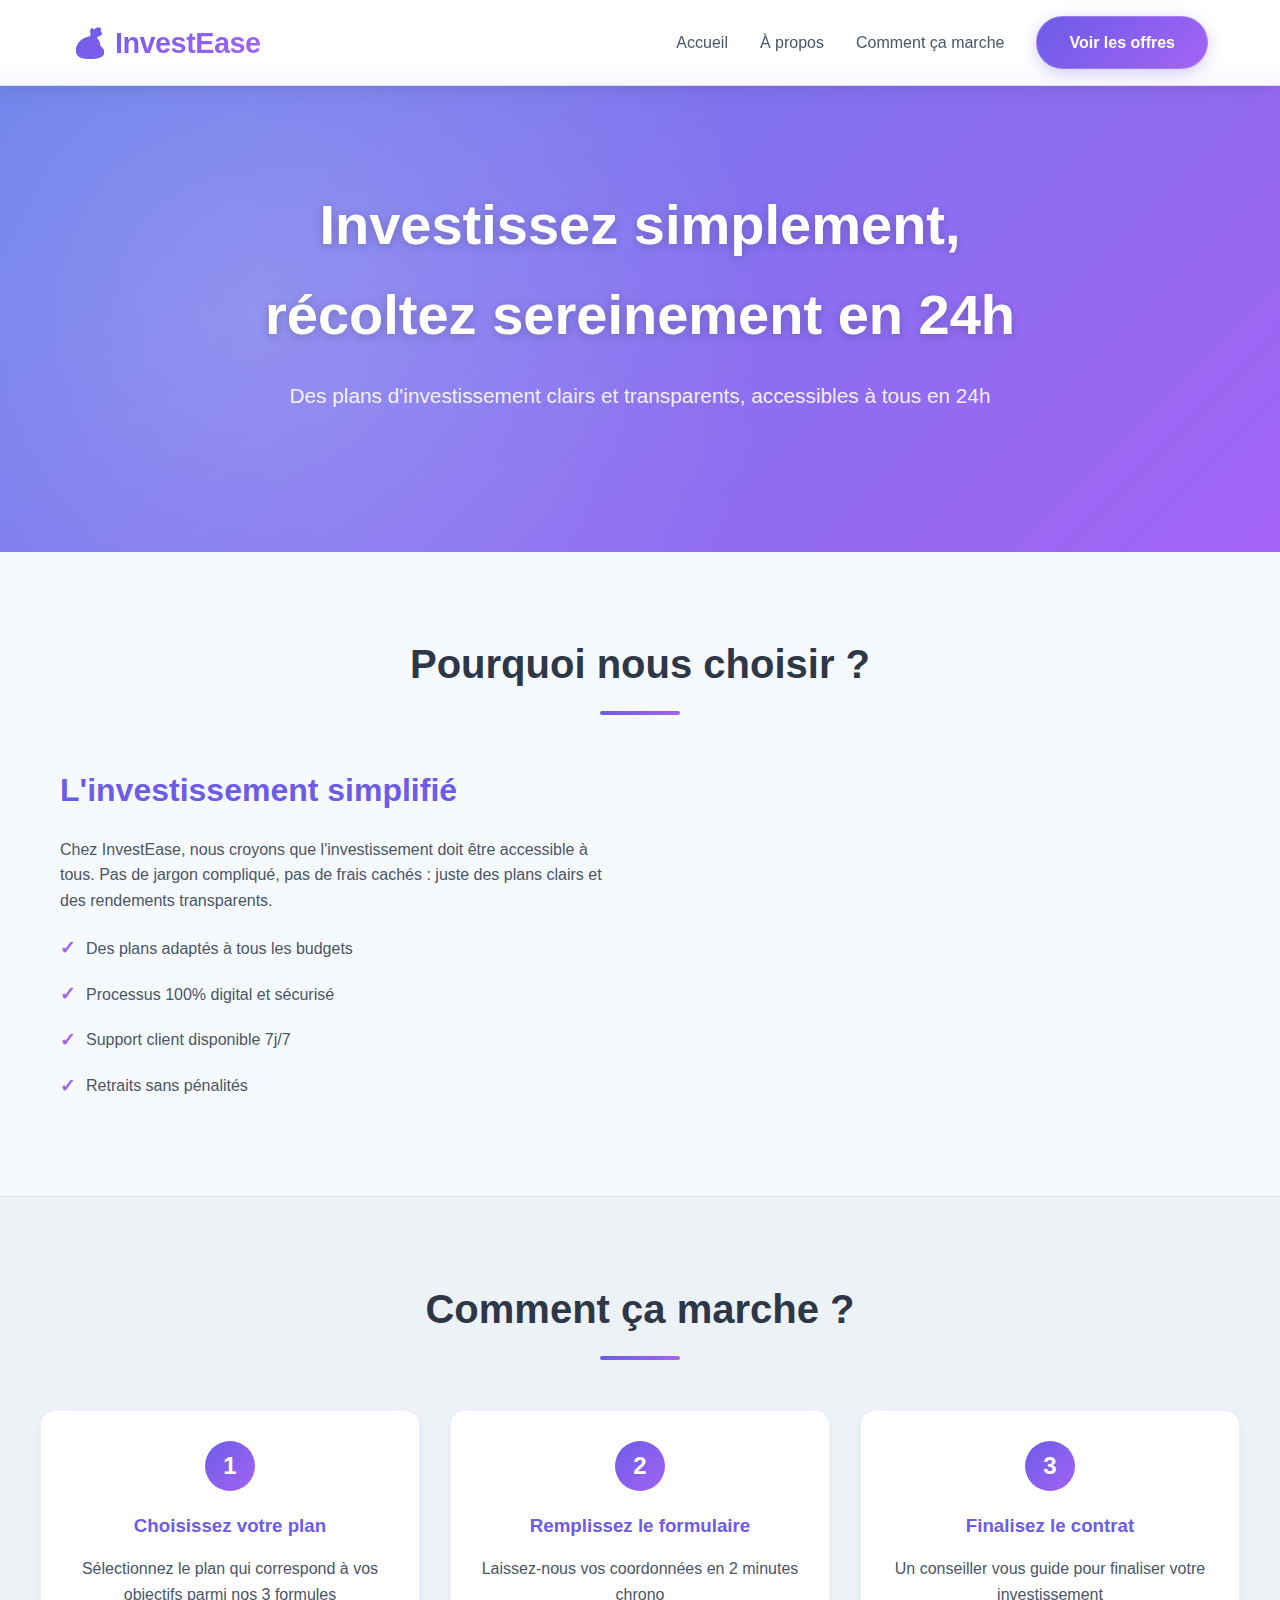
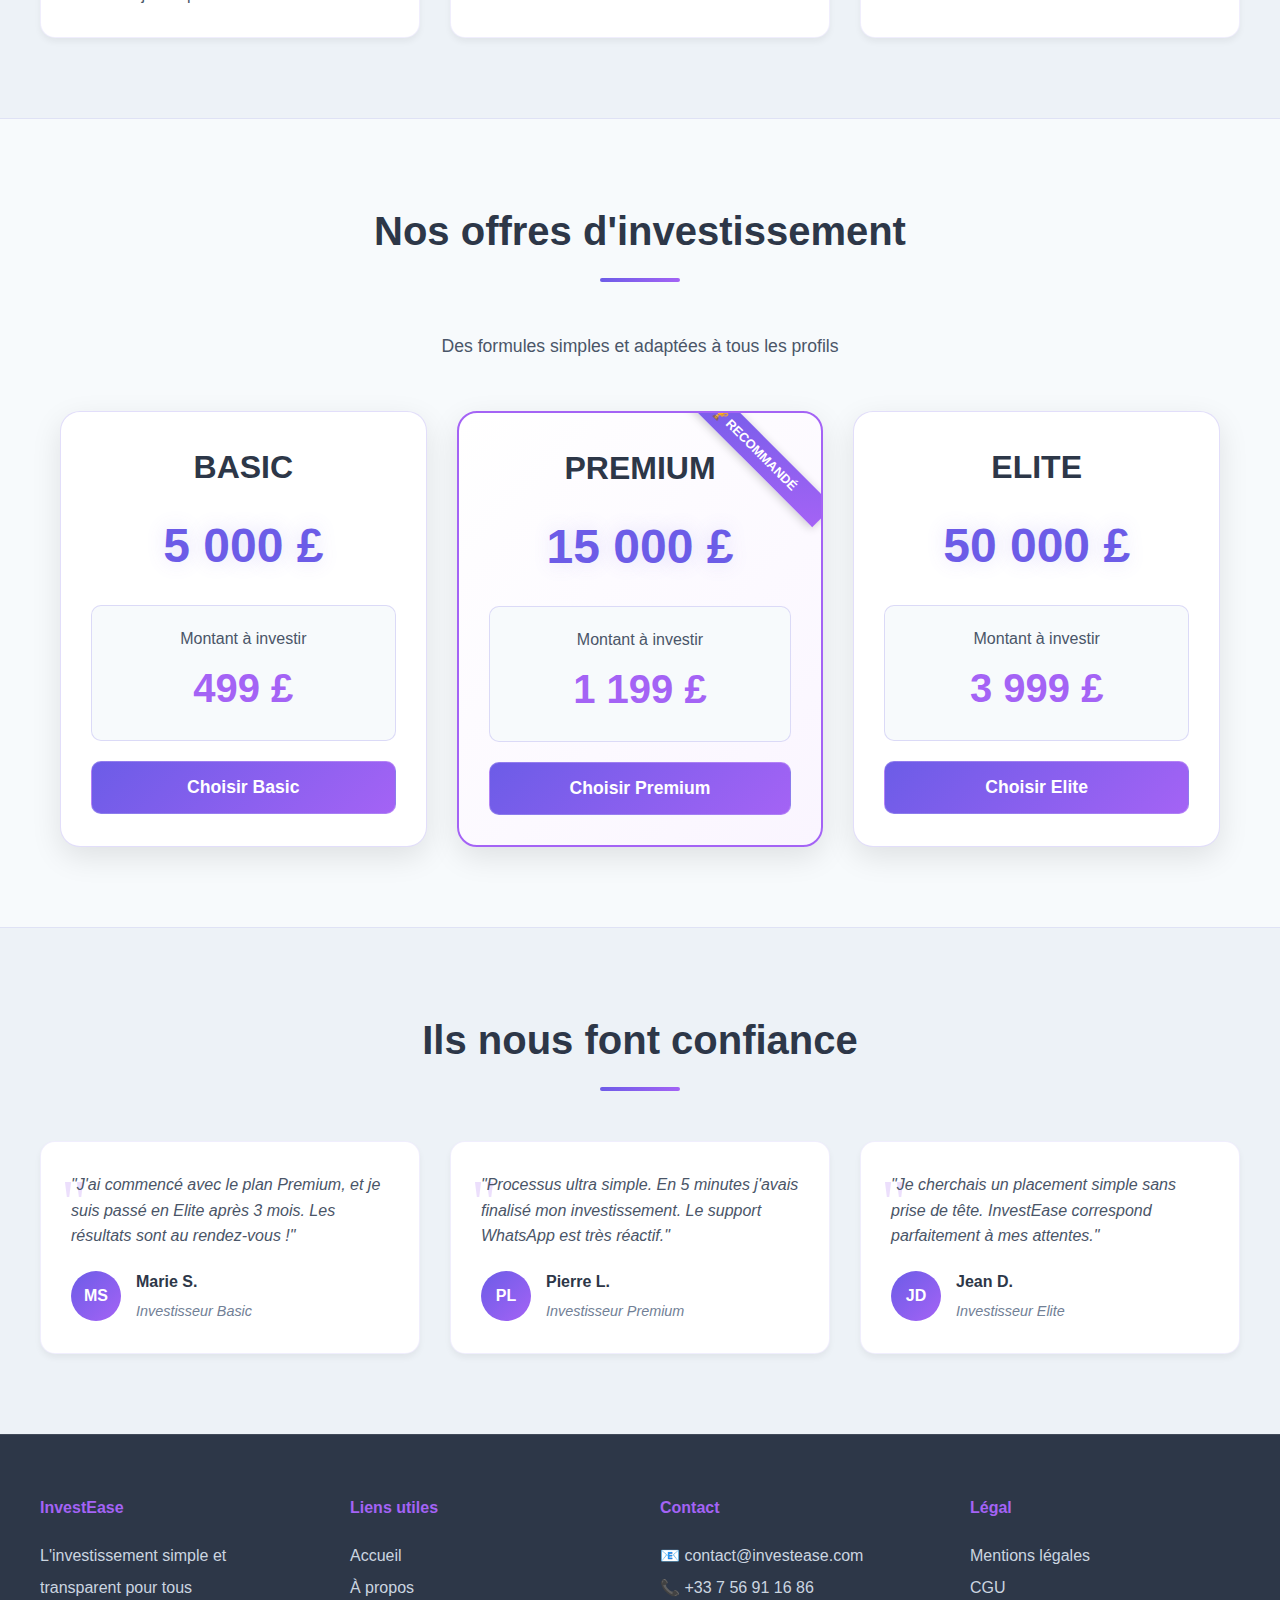
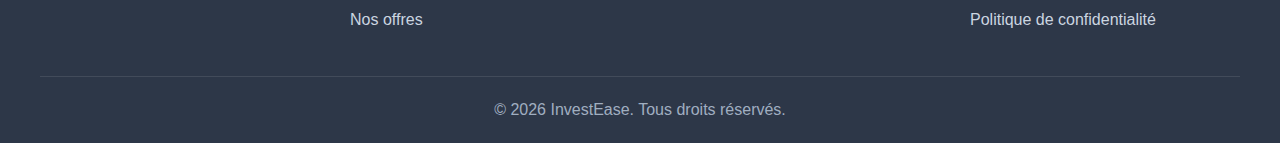
<file: indexx.html>
<!DOCTYPE html>
<html lang="fr">
<head>
    <meta charset="UTF-8">
    <meta name="viewport" content="width=device-width, initial-scale=1.0, maximum-scale=1.0, user-scalable=yes">
    <title>VantexBanque - Placements Simples et Sûrs</title>
    <style>
        * {
            margin: 0;
            padding: 0;
            box-sizing: border-box;
        }

        body {
            font-family: 'Poppins', 'Segoe UI', sans-serif;
            line-height: 1.6;
            color: #2d3748;
            background: #f7fafc;
        }

        /* Header avec navigation - version semi-transparente */
        header {
            background: rgba(255, 255, 255, 0.9);
            backdrop-filter: blur(10px);
            box-shadow: 0 2px 20px rgba(0, 0, 0, 0.1);
            position: fixed;
            width: 100%;
            top: 0;
            z-index: 1000;
            border-bottom: 1px solid rgba(108, 92, 231, 0.2);
        }

        nav {
            max-width: 1200px;
            margin: 0 auto;
            padding: 1rem 2rem;
            display: flex;
            justify-content: space-between;
            align-items: center;
            position: relative;
        }

        .logo {
            font-size: 1.8rem;
            font-weight: 700;
            background: linear-gradient(135deg, #6c5ce7, #a463f5);
            -webkit-background-clip: text;
            -webkit-text-fill-color: transparent;
            letter-spacing: -0.5px;
            z-index: 1001;
        }

        /* Menu burger pour mobile */
        .burger-menu {
            display: none;
            flex-direction: column;
            cursor: pointer;
            z-index: 1001;
            padding: 10px;
        }

        .burger-menu span {
            width: 25px;
            height: 3px;
            background: linear-gradient(135deg, #6c5ce7, #a463f5);
            margin: 3px 0;
            transition: 0.4s;
            border-radius: 3px;
        }

        /* Animation du burger */
        .burger-menu.active span:nth-child(1) {
            transform: rotate(-45deg) translate(-5px, 6px);
        }

        .burger-menu.active span:nth-child(2) {
            opacity: 0;
        }

        .burger-menu.active span:nth-child(3) {
            transform: rotate(45deg) translate(-5px, -6px);
        }

        .nav-links {
            display: flex;
            gap: 2rem;
            align-items: center;
            transition: 0.3s;
        }

        .nav-links a {
            text-decoration: none;
            color: #4a5568;
            font-weight: 500;
            transition: color 0.3s;
            font-size: 1rem;
        }

        .nav-links a:hover {
            color: #a463f5;
        }

        /* Bouton dans le header vers les offres - STYLISÉ */
        .nav-btn {
            background: linear-gradient(135deg, #6c5ce7, #a463f5);
            color: white !important;
            padding: 0.8rem 2rem;
            border-radius: 50px;
            font-weight: 600 !important;
            box-shadow: 0 4px 15px rgba(108, 92, 231, 0.3);
            transition: all 0.3s !important;
            border: 1px solid rgba(255, 255, 255, 0.2);
            white-space: nowrap; 
            text-decoration: none;
        }

        .nav-btn:hover {
            transform: translateY(-2px);
            box-shadow: 0 8px 25px rgba(108, 92, 231, 0.4);
            background: linear-gradient(135deg, #7c6cf7, #b574ff);
            color: white !important;
        }

        /* Main Content */
        main {
            margin-top: 80px;
        }

        /* Section Accueil / Hero */
        .hero {
            background: linear-gradient(135deg, #667eea 0%, #a463f5 100%);
            padding: 100px 20px;
            color: white;
            text-align: center;
            position: relative;
            overflow: hidden;
        }

        .hero::before {
            content: '';
            position: absolute;
            top: 0;
            left: 0;
            right: 0;
            bottom: 0;
            background: radial-gradient(circle at 20% 50%, rgba(255, 255, 255, 0.2) 0%, transparent 50%);
            pointer-events: none;
        }

        .hero-content {
            max-width: 1200px;
            margin: 0 auto;
            position: relative;
            z-index: 1;
        }

        .hero h1 {
            font-size: 3.5rem;
            margin-bottom: 20px;
            font-weight: 700;
            text-shadow: 0 2px 10px rgba(0, 0, 0, 0.2);
            color: white;
            -webkit-text-fill-color: white;
            background: none;
        }

        .hero p {
            font-size: 1.3rem;
            margin-bottom: 40px;
            color: rgba(255, 255, 255, 0.9);
        }

        .hero-stats {
            display: flex;
            justify-content: center;
            gap: 60px;
            margin-top: 50px;
        }

        .stat-item {
            text-align: center;
        }

        .stat-number {
            font-size: 2.5rem;
            font-weight: 700;
            display: block;
            color: white;
        }

        .stat-label {
            font-size: 1rem;
            color: rgba(255, 255, 255, 0.8);
        }

        /* Section À propos */
        .about {
            max-width: 1200px;
            margin: 80px auto;
            padding: 0 20px;
        }

        .section-title {
            text-align: center;
            font-size: 2.5rem;
            margin-bottom: 50px;
            color: #2d3748;
            position: relative;
        }

        .section-title::after {
            content: '';
            display: block;
            width: 80px;
            height: 4px;
            background: linear-gradient(135deg, #6c5ce7, #a463f5);
            margin: 15px auto 0;
            border-radius: 2px;
        }

        .about-content {
            display: grid;
            grid-template-columns: 1fr 1fr;
            gap: 50px;
            align-items: center;
        }

        .about-text h3 {
            font-size: 2rem;
            margin-bottom: 20px;
            color: #6c5ce7;
        }

        .about-text p {
            margin-bottom: 20px;
            color: #4a5568;
        }

        .features-list {
            list-style: none;
        }

        .features-list li {
            margin-bottom: 15px;
            display: flex;
            align-items: center;
            gap: 10px;
            color: #4a5568;
        }

        .features-list li::before {
            content: '✓';
            color: #a463f5;
            font-weight: bold;
            font-size: 1.2rem;
        }

        .about-image {
            background: linear-gradient(135deg, #f0f5fa, #e6edf5);
            padding: 40px;
            border-radius: 20px;
            text-align: center;
            border: 1px solid rgba(108, 92, 231, 0.2);
        }

        .about-image .placeholder-icon {
            font-size: 8rem;
            line-height: 1;
            filter: drop-shadow(0 10px 20px rgba(108, 92, 231, 0.2));
        }

        /* Section Comment ça marche */
        .how-it-works {
            background: #edf2f7;
            padding: 80px 20px;
            border-top: 1px solid rgba(108, 92, 231, 0.1);
            border-bottom: 1px solid rgba(108, 92, 231, 0.1);
        }

        .how-container {
            max-width: 1200px;
            margin: 0 auto;
        }

        .steps {
            display: grid;
            grid-template-columns: repeat(3, 1fr);
            gap: 30px;
            margin-top: 50px;
        }

        .step {
            text-align: center;
            padding: 30px;
            background: white;
            border-radius: 15px;
            transition: transform 0.3s, box-shadow 0.3s;
            border: 1px solid rgba(108, 92, 231, 0.1);
            box-shadow: 0 4px 6px rgba(0, 0, 0, 0.05);
        }

        .step:hover {
            transform: translateY(-10px);
            box-shadow: 0 20px 30px rgba(108, 92, 231, 0.15);
            border-color: #a463f5;
        }

        .step-number {
            width: 50px;
            height: 50px;
            background: linear-gradient(135deg, #6c5ce7, #a463f5);
            color: white;
            border-radius: 50%;
            display: flex;
            align-items: center;
            justify-content: center;
            font-size: 1.5rem;
            font-weight: bold;
            margin: 0 auto 20px;
        }

        .step h3 {
            margin-bottom: 15px;
            color: #6c5ce7;
        }

        .step p {
            color: #4a5568;
        }

        /* Section Plans d'investissement */
        .plans {
            max-width: 1200px;
            margin: 80px auto;
            padding: 0 20px;
            scroll-margin-top: 100px;
        }

        .plans-subtitle {
            text-align: center;
            color: #4a5568;
            margin-bottom: 50px;
            font-size: 1.1rem;
        }

        .cards-container {
            display: grid;
            grid-template-columns: repeat(auto-fit, minmax(300px, 1fr));
            gap: 30px;
            margin-top: 30px;
        }

        .card {
            background: white;
            border-radius: 20px;
            padding: 30px;
            box-shadow: 0 10px 30px rgba(0, 0, 0, 0.1);
            transition: all 0.3s;
            cursor: pointer;
            border: 1px solid rgba(108, 92, 231, 0.2);
            position: relative;
            overflow: hidden;
        }

        .card:hover {
            transform: translateY(-10px);
            box-shadow: 0 20px 40px rgba(108, 92, 231, 0.2);
            border-color: #a463f5;
        }

        .card.popular {
            border: 2px solid #a463f5;
            background: linear-gradient(135deg, #ffffff, #faf5ff);
        }

        .card.popular::before {
            content: '🏆 RECOMMANDÉ';
            position: absolute;
            top: 20px;
            right: -30px;
            background: linear-gradient(135deg, #6c5ce7, #a463f5);
            color: white;
            padding: 5px 40px;
            font-size: 0.8rem;
            font-weight: bold;
            transform: rotate(45deg);
            box-shadow: 0 2px 10px rgba(0, 0, 0, 0.2);
        }

        .card-header {
            text-align: center;
            margin-bottom: 20px;
        }

        .card-header h3 {
            font-size: 2rem;
            color: #2d3748;
            margin-bottom: 15px;
        }

        .plan-price .amount {
            font-size: 3rem;
            font-weight: 700;
            color: #6c5ce7;
            display: block;
            text-shadow: 0 0 20px rgba(108, 92, 231, 0.2);
        }

        .plan-invest {
            background: #f7fafc;
            padding: 20px;
            border-radius: 10px;
            margin: 20px 0;
            text-align: center;
            border: 1px solid rgba(108, 92, 231, 0.2);
        }

        .plan-invest p {
            color: #4a5568;
            margin-bottom: 5px;
        }

        .invest-amount {
            font-size: 2.5rem;
            font-weight: 700;
            color: #a463f5;
        }

        .plan-details {
            margin: 25px 0;
            padding: 0 15px;
        }

        .plan-details p {
            margin-bottom: 8px;
            color: #4a5568;
            display: flex;
            align-items: center;
            gap: 8px;
        }

        .card-btn {
            background: linear-gradient(135deg, #6c5ce7, #a463f5);
            color: white;
            border: none;
            padding: 15px;
            border-radius: 10px;
            font-size: 1.1rem;
            font-weight: 600;
            cursor: pointer;
            width: 100%;
            transition: all 0.3s;
            border: 1px solid rgba(255, 255, 255, 0.2);
        }

        .card-btn:hover {
            transform: translateY(-2px);
            box-shadow: 0 5px 20px rgba(108, 92, 231, 0.4);
        }

        /* Section Témoignages */
        .testimonials {
            background: #edf2f7;
            padding: 80px 20px;
            border-top: 1px solid rgba(108, 92, 231, 0.1);
        }

        .testimonials-container {
            max-width: 1200px;
            margin: 0 auto;
        }

        .testimonials-grid {
            display: grid;
            grid-template-columns: repeat(3, 1fr);
            gap: 30px;
            margin-top: 50px;
        }

        .testimonial {
            background: white;
            padding: 30px;
            border-radius: 15px;
            position: relative;
            border: 1px solid rgba(108, 92, 231, 0.1);
            box-shadow: 0 4px 6px rgba(0, 0, 0, 0.05);
        }

        .testimonial::before {
            content: '"';
            font-size: 4rem;
            color: #a463f5;
            opacity: 0.2;
            position: absolute;
            top: 10px;
            left: 20px;
            font-family: serif;
        }

        .testimonial p {
            margin-bottom: 20px;
            color: #4a5568;
            font-style: italic;
            position: relative;
            z-index: 1;
        }

        .testimonial-author {
            display: flex;
            align-items: center;
            gap: 15px;
        }

        .author-avatar {
            width: 50px;
            height: 50px;
            background: linear-gradient(135deg, #6c5ce7, #a463f5);
            border-radius: 50%;
            display: flex;
            align-items: center;
            justify-content: center;
            color: white;
            font-weight: bold;
        }

        .author-info h4 {
            color: #2d3748;
            margin-bottom: 5px;
        }

        .author-info p {
            margin: 0;
            font-size: 0.9rem;
            color: #718096;
        }

        /* Modal Formulaire */
        .modal {
            display: none;
            position: fixed;
            top: 0;
            left: 0;
            width: 100%;
            height: 100%;
            background: rgba(0, 0, 0, 0.5);
            backdrop-filter: blur(5px);
            z-index: 2000;
        }

        .modal-content {
            background: white;
            max-width: 500px;
            margin: 50px auto;
            padding: 40px;
            border-radius: 20px;
            position: relative;
            animation: slideDown 0.3s ease-out;
            border: 1px solid rgba(108, 92, 231, 0.2);
            box-shadow: 0 20px 40px rgba(0, 0, 0, 0.2);
        }

        @keyframes slideDown {
            from {
                transform: translateY(-100px);
                opacity: 0;
            }
            to {
                transform: translateY(0);
                opacity: 1;
            }
        }

        .close {
            position: absolute;
            top: 20px;
            right: 25px;
            font-size: 2rem;
            cursor: pointer;
            color: #a0aec0;
            transition: color 0.3s;
        }

        .close:hover {
            color: #a463f5;
        }

        .modal h2 {
            text-align: center;
            margin-bottom: 30px;
            color: #2d3748;
        }

        .form-group {
            margin-bottom: 20px;
        }

        label {
            display: block;
            margin-bottom: 8px;
            font-weight: 500;
            color: #4a5568;
        }

        input, select {
            width: 100%;
            padding: 12px 15px;
            border: 2px solid #e2e8f0;
            border-radius: 10px;
            font-size: 1rem;
            transition: all 0.3s;
            background: white;
            color: #2d3748;
        }

        input:focus, select:focus {
            outline: none;
            border-color: #a463f5;
            box-shadow: 0 0 10px rgba(164, 99, 245, 0.2);
        }

        .submit-btn {
            background: linear-gradient(135deg, #6c5ce7, #a463f5);
            color: white;
            border: none;
            padding: 15px;
            border-radius: 10px;
            font-size: 1.1rem;
            font-weight: 600;
            cursor: pointer;
            width: 100%;
            margin-top: 20px;
            transition: all 0.3s;
        }

        .submit-btn:hover {
            transform: translateY(-2px);
            box-shadow: 0 5px 20px rgba(108, 92, 231, 0.4);
        }

        /* Footer */
        footer {
            background: #2d3748;
            color: #cbd5e0;
            padding: 60px 20px 20px;
            border-top: 1px solid rgba(255, 255, 255, 0.1);
        }

        .footer-content {
            max-width: 1200px;
            margin: 0 auto;
            display: grid;
            grid-template-columns: repeat(4, 1fr);
            gap: 40px;
        }

        .footer-col h4 {
            margin-bottom: 20px;
            color: #a463f5;
        }

        .footer-col p, .footer-col a {
            color: #cbd5e0;
            text-decoration: none;
            line-height: 2;
        }

        .footer-col a:hover {
            color: #a463f5;
        }

        .footer-bottom {
            max-width: 1200px;
            margin: 40px auto 0;
            padding-top: 20px;
            border-top: 1px solid rgba(255, 255, 255, 0.1);
            text-align: center;
            color: #a0aec0;
        }

        /* ===== RESPONSIVE DESIGN AMÉLIORÉ ===== */
        @media screen and (max-width: 768px) {
            /* Afficher le burger menu */
            .burger-menu {
                display: flex;
            }

            /* Cacher les liens par défaut sur mobile */
            .nav-links {
                display: none;
                position: fixed;
                top: 0;
                left: 0;
                width: 100%;
                height: 100vh;
                background: rgba(255, 255, 255, 0.98);
                backdrop-filter: blur(10px);
                flex-direction: column;
                justify-content: center;
                align-items: center;
                gap: 2rem;
                z-index: 1000;
                padding: 20px;
            }

            /* Afficher le menu quand actif */
            .nav-links.active {
                display: flex;
            }

            /* Style des liens en version mobile */
            .nav-links a {
                font-size: 1.5rem;
                color: #2d3748;
                padding: 15px;
                width: 100%;
                text-align: center;
                border-radius: 10px;
            }

            .nav-links a:hover {
                background: rgba(108, 92, 231, 0.1);
            }

            /* Bouton dans le menu mobile - BIEN VISIBLE */
            .nav-links .nav-btn {
                font-size: 1.3rem;
                padding: 15px 40px;
                margin-top: 20px;
                width: auto;
                min-width: 250px;
                background: linear-gradient(135deg, #6c5ce7, #a463f5);
                border: 2px solid rgba(255, 255, 255, 0.2);
                color: white !important;
            }

            /* Ajustements hero */
            .hero h1 {
                font-size: 2.2rem;
            }

            .hero p {
                font-size: 1.1rem;
            }

            .hero-stats {
                flex-direction: column;
                gap: 30px;
            }

            .stat-number {
                font-size: 2rem;
            }

            /* Ajustements about */
            .about-content {
                grid-template-columns: 1fr;
                gap: 30px;
            }

            .about-text h3 {
                font-size: 1.8rem;
            }

            /* Ajustements steps */
            .steps {
                grid-template-columns: 1fr;
                gap: 20px;
            }

            .step {
                padding: 25px;
            }

            /* Ajustements cards */
              display: flex;
            justify-content: space-between;
            align-items: center;
            position: relative;
        }

        .logo {
            font-size: 1.8rem;
            font-weight: 700;
            background: linear-gradient(135deg, #6c5ce7, #a463f5);
            -webkit-background-clip: text;
            -webkit-text-fill-color: transparent;
            letter-spacing: -0.5px;
            z-index: 1001;
        }

        /* Menu burger pour mobile */
        .burger-menu {
            display: none;
            flex-direction: column;
            cursor: pointer;
            z-index: 1001;
            padding: 10px;
        }

        .burger-menu span {
            width: 25px;
            height: 3px;
            background: linear-gradient(135deg, #6c5ce7, #a463f5);
            margin: 3px 0;
            transition: 0.4s;
            border-radius: 3px;
        }

        /* Animation du burger */
        .burger-menu.active span:nth-child(1) {
            transform: rotate(-45deg) translate(-5px, 6px);
        }

        .burger-menu.active span:nth-child(2) {
            opacity: 0;
        }

        .burger-menu.active span:nth-child(3) {
            transform: rotate(45deg) translate(-5px, -6px);
        }

        .nav-links {
            display: flex;
            gap: 2rem;
            align-items: center;
            transition: 0.3s;
        }

        .nav-links a {
            text-decoration: none;
            color: #4a5568;
            font-weight: 500;
            transition: color 0.3s;
            font-size: 1rem;
        }

        .nav-links a:hover {
            color: #a463f5;
        }

        /* Bouton dans le header vers les offres - STYLISÉ */
        .nav-btn {
            background: linear-gradient(135deg, #6c5ce7, #a463f5);
            color: white !important;
            padding: 0.8rem 2rem;
            border-radius: 50px;
            font-weight: 600 !important;
            box-shadow: 0 4px 15px rgba(108, 92, 231, 0.3);
            transition: all 0.3s !important;
            border: 1px solid rgba(255, 255, 255, 0.2);
            white-space: nowrap; 
            text-decoration: none;
        }

        .nav-btn:hover {
            transform: translateY(-2px);
            box-shadow: 0 8px 25px rgba(108, 92, 231, 0.4);
            background: linear-gradient(135deg, #7c6cf7, #b574ff);
            color: white !important;
        }

        /* Main Content */
        main {
            margin-top: 80px;
        }

        /* Section Accueil / Hero */
        .hero {
            background: linear-gradient(135deg, #667eea 0%, #a463f5 100%);
            padding: 100px 20px;
            color: white;
            text-align: center;
            position: relative;
            overflow: hidden;
        }

        .hero::before {
            content: '';
            position: absolute;
            top: 0;
            left: 0;
            right: 0;
            bottom: 0;
            background: radial-gradient(circle at 20% 50%, rgba(255, 255, 255, 0.2) 0%, transparent 50%);
            pointer-events: none;
        }

        .hero-content {
            max-width: 1200px;
            margin: 0 auto;
            position: relative;
            z-index: 1;
        }

        .hero h1 {
            font-size: 3.5rem;
            margin-bottom: 20px;
            font-weight: 700;
            text-shadow: 0 2px 10px rgba(0, 0, 0, 0.2);
            color: white;
            -webkit-text-fill-color: white;
            background: none;
        }

        .hero p {
            font-size: 1.3rem;
            margin-bottom: 40px;
            color: rgba(255, 255, 255, 0.9);
        }

        .hero-stats {
            display: flex;
            justify-content: center;
            gap: 60px;
            margin-top: 50px;
        }

        .stat-item {
            text-align: center;
        }

        .stat-number {
            font-size: 2.5rem;
            font-weight: 700;
            display: block;
            color: white;
        }

        .stat-label {
            font-size: 1rem;
            color: rgba(255, 255, 255, 0.8);
        }

        /* Section À propos */
        .about {
            max-width: 1200px;
            margin: 80px auto;
            padding: 0 20px;
        }

        .section-title {
            text-align: center;
            font-size: 2.5rem;
            margin-bottom: 50px;
            color: #2d3748;
            position: relative;
        }

        .section-title::after {
            content: '';
            display: block;
            width: 80px;
            height: 4px;
            background: linear-gradient(135deg, #6c5ce7, #a463f5);
            margin: 15px auto 0;
            border-radius: 2px;
        }

        .about-content {
            display: grid;
            grid-template-columns: 1fr 1fr;
            gap: 50px;
            align-items: center;
        }

        .about-text h3 {
            font-size: 2rem;
            margin-bottom: 20px;
            color: #6c5ce7;
        }

        .about-text p {
            margin-bottom: 20px;
            color: #4a5568;
        }

        .features-list {
            list-style: none;
        }

        .features-list li {
            margin-bottom: 15px;
            display: flex;
            align-items: center;
            gap: 10px;
            color: #4a5568;
        }

        .features-list li::before {
            content: '✓';
            color: #a463f5;
            font-weight: bold;
            font-size: 1.2rem;
        }

        .about-image {
            background: linear-gradient(135deg, #f0f5fa, #e6edf5);
            padding: 40px;
            border-radius: 20px;
            text-align: center;
            border: 1px solid rgba(108, 92, 231, 0.2);
        }

        .about-image .placeholder-icon {
            font-size: 8rem;
            line-height: 1;
            filter: drop-shadow(0 10px 20px rgba(108, 92, 231, 0.2));
        }

        /* Section Comment ça marche */
        .how-it-works {
            background: #edf2f7;
            padding: 80px 20px;
            border-top: 1px solid rgba(108, 92, 231, 0.1);
            border-bottom: 1px solid rgba(108, 92, 231, 0.1);
        }

        .how-container {
            max-width: 1200px;
            margin: 0 auto;
        }

        .steps {
            display: grid;
            grid-template-columns: repeat(3, 1fr);
            gap: 30px;
            margin-top: 50px;
        }

        .step {
            text-align: center;
            padding: 30px;
            background: white;
            border-radius: 15px;
            transition: transform 0.3s, box-shadow 0.3s;
            border: 1px solid rgba(108, 92, 231, 0.1);
            box-shadow: 0 4px 6px rgba(0, 0, 0, 0.05);
        }

        .step:hover {
            transform: translateY(-10px);
            box-shadow: 0 20px 30px rgba(108, 92, 231, 0.15);
            border-color: #a463f5;
        }

        .step-number {
            width: 50px;
            height: 50px;
            background: linear-gradient(135deg, #6c5ce7, #a463f5);
            color: white;
            border-radius: 50%;
            display: flex;
            align-items: center;
            justify-content: center;
            font-size: 1.5rem;
            font-weight: bold;
            margin: 0 auto 20px;
        }

        .step h3 {
            margin-bottom: 15px;
            color: #6c5ce7;
        }

        .step p {
            color: #4a5568;
        }

        /* Section Plans d'investissement */
        .plans {
            max-width: 1200px;
            margin: 80px auto;
            padding: 0 20px;
            scroll-margin-top: 100px;
        }

        .plans-subtitle {
            text-align: center;
            color: #4a5568;
            margin-bottom: 50px;
            font-size: 1.1rem;
        }

        .cards-container {
            display: grid;
            grid-template-columns: repeat(auto-fit, minmax(300px, 1fr));
            gap: 30px;
            margin-top: 30px;
        }

        .card {
            background: white;
            border-radius: 20px;
            padding: 30px;
            box-shadow: 0 10px 30px rgba(0, 0, 0, 0.1);
            transition: all 0.3s;
            cursor: pointer;
            border: 1px solid rgba(108, 92, 231, 0.2);
            position: relative;
            overflow: hidden;
        }

        .card:hover {
            transform: translateY(-10px);
            box-shadow: 0 20px 40px rgba(108, 92, 231, 0.2);
            border-color: #a463f5;
        }

        .card.popular {
            border: 2px solid #a463f5;
            background: linear-gradient(135deg, #ffffff, #faf5ff);
        }

        .card.popular::before {
            content: '🏆 RECOMMANDÉ';
            position: absolute;
            top: 20px;
            right: -30px;
            background: linear-gradient(135deg, #6c5ce7, #a463f5);
            color: white;
            padding: 5px 40px;
            font-size: 0.8rem;
            font-weight: bold;
            transform: rotate(45deg);
            box-shadow: 0 2px 10px rgba(0, 0, 0, 0.2);
        }

        .card-header {
            text-align: center;
            margin-bottom: 20px;
        }

        .card-header h3 {
            font-size: 2rem;
            color: #2d3748;
            margin-bottom: 15px;
        }

        .plan-price .amount {
            font-size: 3rem;
            font-weight: 700;
            color: #6c5ce7;
            display: block;
            text-shadow: 0 0 20px rgba(108, 92, 231, 0.2);
        }

        .plan-invest {
            background: #f7fafc;
            padding: 20px;
            border-radius: 10px;
            margin: 20px 0;
            text-align: center;
            border: 1px solid rgba(108, 92, 231, 0.2);
        }

        .plan-invest p {
            color: #4a5568;
            margin-bottom: 5px;
        }

        .invest-amount {
            font-size: 2.5rem;
            font-weight: 700;
            color: #a463f5;
        }

        .plan-details {
            margin: 25px 0;
            padding: 0 15px;
        }

        .plan-details p {
            margin-bottom: 8px;
            color: #4a5568;
            display: flex;
            align-items: center;
            gap: 8px;
        }

        .card-btn {
            background: linear-gradient(135deg, #6c5ce7, #a463f5);
            color: white;
            border: none;
            padding: 15px;
            border-radius: 10px;
            font-size: 1.1rem;
            font-weight: 600;
            cursor: pointer;
            width: 100%;
            transition: all 0.3s;
            border: 1px solid rgba(255, 255, 255, 0.2);
        }

        .card-btn:hover {
            transform: translateY(-2px);
            box-shadow: 0 5px 20px rgba(108, 92, 231, 0.4);
        }

        /* Section Témoignages */
        .testimonials {
            background: #edf2f7;
            padding: 80px 20px;
            border-top: 1px solid rgba(108, 92, 231, 0.1);
        }

        .testimonials-container {
            max-width: 1200px;
            margin: 0 auto;
        }

        .testimonials-grid {
            display: grid;
            grid-template-columns: repeat(3, 1fr);
            gap: 30px;
            margin-top: 50px;
        }

        .testimonial {
            background: white;
            padding: 30px;
            border-radius: 15px;
            position: relative;
            border: 1px solid rgba(108, 92, 231, 0.1);
            box-shadow: 0 4px 6px rgba(0, 0, 0, 0.05);
        }

        .testimonial::before {
            content: '"';
            font-size: 4rem;
            color: #a463f5;
            opacity: 0.2;
            position: absolute;
            top: 10px;
            left: 20px;
            font-family: serif;
        }

        .testimonial p {
            margin-bottom: 20px;
            color: #4a5568;
            font-style: italic;
            position: relative;
            z-index: 1;
        }

        .testimonial-author {
            display: flex;
            align-items: center;
            gap: 15px;
        }

        .author-avatar {
            width: 50px;
            height: 50px;
            background: linear-gradient(135deg, #6c5ce7, #a463f5);
            border-radius: 50%;
            display: flex;
            align-items: center;
            justify-content: center;
            color: white;
            font-weight: bold;
        }

        .author-info h4 {
            color: #2d3748;
            margin-bottom: 5px;
        }

        .author-info p {
            margin: 0;
            font-size: 0.9rem;
            color: #718096;
        }

        /* Modal Formulaire */
        .modal {
            display: none;
            position: fixed;
            top: 0;
            left: 0;
            width: 100%;
            height: 100%;
            background: rgba(0, 0, 0, 0.5);
            backdrop-filter: blur(5px);
            z-index: 2000;
        }

        .modal-content {
            background: white;
            max-width: 500px;
            margin: 50px auto;
            padding: 40px;
            border-radius: 20px;
            position: relative;
            animation: slideDown 0.3s ease-out;
            border: 1px solid rgba(108, 92, 231, 0.2);
            box-shadow: 0 20px 40px rgba(0, 0, 0, 0.2);
        }

        @keyframes slideDown {
            from {
                transform: translateY(-100px);
                opacity: 0;
            }
            to {
                transform: translateY(0);
                opacity: 1;
            }
        }

        .close {
            position: absolute;
            top: 20px;
            right: 25px;
            font-size: 2rem;
            cursor: pointer;
            color: #a0aec0;
            transition: color 0.3s;
        }

        .close:hover {
            color: #a463f5;
        }

        .modal h2 {
            text-align: center;
            margin-bottom: 30px;
            color: #2d3748;
        }

        .form-group {
            margin-bottom: 20px;
        }

        label {
            display: block;
            margin-bottom: 8px;
            font-weight: 500;
            color: #4a5568;
        }

        input, select {
            width: 100%;
            padding: 12px 15px;
            border: 2px solid #e2e8f0;
            border-radius: 10px;
            font-size: 1rem;
            transition: all 0.3s;
            background: white;
            color: #2d3748;
        }

        input:focus, select:focus {
            outline: none;
            border-color: #a463f5;
            box-shadow: 0 0 10px rgba(164, 99, 245, 0.2);
        }

        .submit-btn {
            background: linear-gradient(135deg, #6c5ce7, #a463f5);
            color: white;
            border: none;
            padding: 15px;
            border-radius: 10px;
            font-size: 1.1rem;
            font-weight: 600;
            cursor: pointer;
            width: 100%;
            margin-top: 20px;
            transition: all 0.3s;
        }

        .submit-btn:hover {
            transform: translateY(-2px);
            box-shadow: 0 5px 20px rgba(108, 92, 231, 0.4);
        }

        /* Footer */
        footer {
            background: #2d3748;
            color: #cbd5e0;
            padding: 60px 20px 20px;
            border-top: 1px solid rgba(255, 255, 255, 0.1);
        }

        .footer-content {
            max-width: 1200px;
            margin: 0 auto;
            display: grid;
            grid-template-columns: repeat(4, 1fr);
            gap: 40px;
        }

        .footer-col h4 {
            margin-bottom: 20px;
            color: #a463f5;
        }

        .footer-col p, .footer-col a {
            color: #cbd5e0;
            text-decoration: none;
            line-height: 2;
        }

        .footer-col a:hover {
            color: #a463f5;
        }

        .footer-bottom {
            max-width: 1200px;
            margin: 40px auto 0;
            padding-top: 20px;
            border-top: 1px solid rgba(255, 255, 255, 0.1);
            text-align: center;
            color: #a0aec0;
        }

        /* ===== RESPONSIVE DESIGN AMÉLIORÉ ===== */
        @media screen and (max-width: 768px) {
            /* Afficher le burger menu */
            .burger-menu {
                display: flex;
            }

            /* Cacher les liens par défaut sur mobile */
            .nav-links {
                display: none;
                position: fixed;
                top: 0;
                left: 0;
                width: 100%;
                height: 100vh;
                background: rgba(255, 255, 255, 0.98);
                backdrop-filter: blur(10px);
                flex-direction: column;
                justify-content: center;
                align-items: center;
                gap: 2rem;
                z-index: 1000;
                padding: 20px;
            }

            /* Afficher le menu quand actif */
            .nav-links.active {
                display: flex;
            }

            /* Style des liens en version mobile */
            .nav-links a {
                font-size: 1.5rem;
                color: #2d3748;
                padding: 15px;
                width: 100%;
                text-align: center;
                border-radius: 10px;
            }

            .nav-links a:hover {
                background: rgba(108, 92, 231, 0.1);
            }

            /* Bouton dans le menu mobile - BIEN VISIBLE */
            .nav-links .nav-btn {
                font-size: 1.3rem;
                padding: 15px 40px;
                margin-top: 20px;
                width: auto;
                min-width: 250px;
                background: linear-gradient(135deg, #6c5ce7, #a463f5);
                border: 2px solid rgba(255, 255, 255, 0.2);
                color: white !important;
            }

            /* Ajustements hero */
            .hero h1 {
                font-size: 2.2rem;
            }

            .hero p {
                font-size: 1.1rem;
            }

            .hero-stats {
                flex-direction: column;
                gap: 30px;
            }

            .stat-number {
                font-size: 2rem;
            }

            /* Ajustements about */
            .about-content {
                grid-template-columns: 1fr;
                gap: 30px;
            }

            .about-text h3 {
                font-size: 1.8rem;
            }

            /* Ajustements steps */
            .steps {
                grid-template-columns: 1fr;
                gap: 20px;
            }

            .step {
                padding: 25px;
            }

            /* Ajustements cards */
            .cards-container {
                grid-template-columns: 1fr;
                gap: 20px;
            }

            .card {
                padding: 25px;
            }

            .plan-price .amount {
                font-size: 2.5rem;
            }

            .invest-amount {
                font-size: 2rem;
            }

            /* Ajustements témoignages */
            .testimonials-grid {
                grid-template-columns: 1fr;
                gap: 20px;
            }

            /* Ajustements footer */
            .footer-content {
                grid-template-columns: 1fr 1fr;
                gap: 30px;
            }

            /* Ajustements modal */
            .modal-content {
                margin: 20px;
                padding: 30px 20px;
            }

            .modal h2 {
                font-size: 1.5rem;
            }

            input, select {
                padding: 10px;
            }
        }

        /* Très petits écrans */
        @media screen and (max-width: 480px) {
            nav {
                padding: 0.8rem 1rem;
            }

            .logo {
                font-size: 1.5rem;
            }

            .hero {
                padding: 80px 15px;
            }

            .hero h1 {
                font-size: 1.8rem;
            }

            .section-title {
                font-size: 2rem;
            }

            .footer-content {
                grid-template-columns: 1fr;
                text-align: center;
            }

            .nav-links .nav-btn {
                min-width: 200px;
                font-size: 1.1rem;
                padding: 12px 30px;
            }
        }

        /* Empêcher le scroll quand le menu est ouvert */
        body.menu-open {
            overflow: hidden;
        }
    </style>
</head>
<body>
    <header>
        <nav>
            <div class="logo">💰 InvestEase</div>

            <!-- Burger Menu pour mobile -->
            <div class="burger-menu" onclick="toggleMenu()">
                <span></span>
                <span></span>
                <span></span>
            </div>

            <div class="nav-links">
                <a href="#accueil" onclick="closeMenu()">Accueil</a>
                <a href="#about" onclick="closeMenu()">À propos</a>
                <a href="#comment" onclick="closeMenu()">Comment ça marche</a>
                <a href="#plans" class="nav-btn" onclick="scrollToPlans(); closeMenu();">Voir les offres</a>
            </div>
        </nav>
    </header>

    <main>
        <!-- Section Accueil -->
        <section id="accueil" class="hero">
            <div class="hero-content">
                <h1>Investissez simplement,<br>récoltez sereinement en 24h</h1>
                <p>Des plans d'investissement clairs et transparents, accessibles à tous en 24h</p>
            </div>
        </section>

        <!-- Section À propos -->
        <section id="about" class="about">
            <h2 class="section-title">Pourquoi nous choisir ?</h2>
            <div class="about-content">
                <div class="about-text">
                    <h3>L'investissement simplifié</h3>
                    <p>Chez InvestEase, nous croyons que l'investissement doit être accessible à tous. Pas de jargon compliqué, pas de frais cachés : juste des plans clairs et des rendements transparents.</p>
                    <ul class="features-list">
                        <li>Des plans adaptés à tous les budgets</li>
                        <li>Processus 100% digital et sécurisé</li>
                        <li>Support client disponible 7j/7</li>
                        <li>Retraits sans pénalités</li>
                    </ul>
                </div>
            </div>
        </section>

        <!-- Section Comment ça marche -->
        <section id="comment" class="how-it-works">
            <div class="how-container">
                <h2 class="section-title">Comment ça marche ?</h2>
                <div class="steps">
                    <div class="step">
                        <div class="step-number">1</div>
                        <h3>Choisissez votre plan</h3>
                        <p>Sélectionnez le plan qui correspond à vos objectifs parmi nos 3 formules</p>
                    </div>
                    <div class="step">
                        <div class="step-number">2</div>
                        <h3>Remplissez le formulaire</h3>
                        <p>Laissez-nous vos coordonnées en 2 minutes chrono</p>
                    </div>
                    <div class="step">
                        <div class="step-number">3</div>
                        <h3>Finalisez le contrat</h3>
                        <p>Un conseiller vous guide pour finaliser votre investissement</p>
                    </div>
                </div>
            </div>
        </section>

        <!-- Section Plans d'investissement (OFFRES) -->
        <section id="plans" class="plans">
            <h2 class="section-title">Nos offres d'investissement</h2>
            <p class="plans-subtitle">Des formules simples et adaptées à tous les profils</p>

            <div class="cards-container">
                <!-- Plan Basic -->
                <div class="card" onclick="openForm('Plan Basic')">
                    <div class="card-header">
                        <h3>BASIC</h3>
                        <div class="plan-price">
                            <span class="amount">5 000 £</span>
                        </div>
                    </div>

                    <div class="plan-invest">
                        <p>Montant à investir</p>
                        <div class="invest-amount">499 £</div>
                    </div>

                    <button class="card-btn">Choisir Basic</button>
                </div>

                <!-- Plan Premium -->
                <div class="card popular" onclick="openForm('Plan Premium')">
                    <div class="card-header">
                        <h3>PREMIUM</h3>
                        <div class="plan-price">
                            <span class="amount">15 000 £</span>
                        </div>
                    </div>

                    <div class="plan-invest">
                        <p>Montant à investir</p>
                        <div class="invest-amount">1 199 £</div>
                    </div>

                    <button class="card-btn">Choisir Premium</button>
                </div>

                <!-- Plan Elite -->
                <div class="card" onclick="openForm('Plan Elite')">
                    <div class="card-header">
                        <h3>ELITE</h3>
                        <div class="plan-price">
                            <span class="amount">50 000 £</span>
                        </div>
                    </div>

                    <div class="plan-invest">
                        <p>Montant à investir</p>
                        <div class="invest-amount">3 999 £</div>
                    </div>

                    <button class="card-btn">Choisir Elite</button>
                </div>
            </div>
        </section>

        <!-- Section Témoignages -->
        <section class="testimonials">
            <div class="testimonials-container">
                <h2 class="section-title">Ils nous font confiance</h2>
                <div class="testimonials-grid">
                    <div class="testimonial">
                        <p>"J'ai commencé avec le plan Premium, et je suis passé en Elite après 3 mois. Les résultats sont au rendez-vous !"</p>
                        <div class="testimonial-author">
                            <div class="author-avatar">MS</div>
                            <div class="author-info">
                                <h4>Marie S.</h4>
                                <p>Investisseur Basic</p>
                            </div>
                        </div>
                    </div>

                    <div class="testimonial">
                        <p>"Processus ultra simple. En 5 minutes j'avais finalisé mon investissement. Le support WhatsApp est très réactif."</p>
                        <div class="testimonial-author">
                            <div class="author-avatar">PL</div>
                            <div class="author-info">
                                <h4>Pierre L.</h4>
                                <p>Investisseur Premium</p>
                            </div>
                        </div>
                    </div>

                    <div class="testimonial">
                        <p>"Je cherchais un placement simple sans prise de tête. InvestEase correspond parfaitement à mes attentes."</p>
                        <div class="testimonial-author">
                            <div class="author-avatar">JD</div>
                            <div class="author-info">
                                <h4>Jean D.</h4>
                                <p>Investisseur Elite</p>
                            </div>
                        </div>
                    </div>
                </div>
            </div>
        </section>
    </main>

    <!-- Footer -->
    <footer>
        <div class="footer-content">
            <div class="footer-col">
                <h4>InvestEase</h4>
                <p>L'investissement simple et transparent pour tous</p>
            </div>
            <div class="footer-col">
                <h4>Liens utiles</h4>
                <p><a href="#accueil">Accueil</a></p>
                <p><a href="#about">À propos</a></p>
                <p><a href="#plans">Nos offres</a></p>
            </div>
            <div class="footer-col">
                <h4>Contact</h4>
                <p>📧 contact@investease.com</p>
                <p>📞 +33 7 56 91 16 86</p>
            </div>
            <div class="footer-col">
                <h4>Légal</h4>
                <p>Mentions légales</p>
                <p>CGU</p>
                <p>Politique de confidentialité</p>
            </div>
        </div>
        <div class="footer-bottom">
            <p>&copy; 2026 InvestEase. Tous droits réservés.</p>
        </div>
    </footer>

    <!-- Modal Formulaire -->
    <div id="formModal" class="modal">
        <div class="modal-content">
            <span class="close" onclick="closeForm()">&times;</span>
            <h2>Rejoindre le plan</h2>
            <form id="investmentForm" onsubmit="submitForm(event)">
                <div class="form-group">
                    <label for="nom">Nom</label>
                    <input type="text" id="nom" required placeholder="Votre nom">
                </div>

                <div class="form-group">
                    <label for="prenom">Prénom</label>
                    <input type="text" id="prenom" required placeholder="Votre prénom">
                </div>

                <div class="form-group">
                    <label for="email">Email</label>
                    <input type="email" id="email" required placeholder="votre@email.com">
                </div>

                <div class="form-group">
                    <label for="plan">Plan d'investissement</label>
                    <select id="plan" required>
                        <option value="">Sélectionnez un plan</option>
                        <option value="Basic - 5 000£">Basic - 499 £ d'investissement</option>
                        <option value="Premium - 15 000£">Premium - 1 199 £ d'investissement</option>
                        <option value="Elite - 50 000£">Elite - 3 999 £ d'investissement</option>
                    </select>
                </div>

                <div class="form-group">
                    <label for="paiement">Moyen de paiement</label>
                    <select id="paiement" required>
                        <option value="">Sélectionnez</option>
                        <option value="Carte bancaire">💳 Carte bancaire</option>
                        <option value="Virement">🏦 Virement bancaire</option>
                        <option value="PayPal">📱 PayPal</option>
                        <option value="Crypto">₿ Crypto-monnaie</option>
                    </select>
                </div>

                <button type="submit" class="submit-btn">SOUMETTRE</button>
            </form>
        </div>
    </div>

    <script>
        let selectedPlan = '';

        // Fonction pour basculer le menu mobile
        function toggleMenu() {
            const burger = document.querySelector('.burger-menu');
            const navLinks = document.querySelector('.nav-links');
            const body = document.body;

            burger.classList.toggle('active');
            navLinks.classList.toggle('active');
            body.classList.toggle('menu-open');
        }

        // Fonction pour fermer le menu mobile
        function closeMenu() {
            const burger = document.querySelector('.burger-menu');
            const navLinks = document.querySelector('.nav-links');
            const body = document.body;

            burger.classList.remove('active');
            navLinks.classList.remove('active');
            body.classList.remove('menu-open');
        }

        function scrollToPlans() {
            document.getElementById('plans').scrollIntoView({ behavior: 'smooth' });
            closeMenu(); // Fermer le menu mobile après le clic
        }

        function openForm(planName) {
            selectedPlan = planName;
            const planSelect = document.getElementById('plan');

            if (planName === 'Plan Basic') planSelect.value = 'Basic - 5 000£';
            else if (planName === 'Plan Premium') planSelect.value = 'Premium - 15 000£';
            else if (planName === 'Plan Elite') planSelect.value = 'Elite - 50 000£';

            document.getElementById('formModal').style.display = 'block';
            document.body.style.overflow = 'hidden';
            closeMenu(); // Fermer le menu mobile si ouvert
        }

        function closeForm() {
            document.getElementById('formModal').style.display = 'none';
            document.getElementById('investmentForm').reset();
            document.body.style.overflow = 'auto';
        }

        window.onclick = function(event) {
            const modal = document.getElementById('formModal');
            if (event.target == modal) {
                closeForm();
            }
        }

        document.addEventListener('keydown', function(event) {
            if (event.key === 'Escape') {
                closeForm();
            }
        });

        // Fermer le menu mobile si on clique sur un lien
        document.querySelectorAll('.nav-links a').forEach(link => {
            link.addEventListener('click', closeMenu);
        });

        function submitForm(event) {
            event.preventDefault();

            const nom = document.getElementById('nom').value;
            const prenom = document.getElementById('prenom').value;
            const email = document.getElementById('email').value;
            const plan = document.getElementById('plan').value;
            const paiement = document.getElementById('paiement').value;

            let montant = '499£';
            if (plan.includes('Premium') || plan.includes('15 000')) montant = '1 199 £';
            else if (plan.includes('Elite') || plan.includes('50 000')) montant = '3 999 £';

            const message = `*🔔 NOUVELLE DEMANDE D'INVESTISSEMENT - InvestEase*%0A%0A` +
                          `*👤 INFORMATIONS PERSONNELLES*%0A` +
                          `Nom complet : ${prenom} ${nom}%0A` +
                          `📧 Email : ${email}%0A` +
                          `*💰 DÉTAILS DE L'INVESTISSEMENT*%0A` +
                          `Plan choisi : ${plan}%0A` +
                          `Montant à investir : ${montant}%0A` +
                          `💳 Moyen de paiement : ${paiement}%0A%0A` +
                          `*📅 DATE DE LA DEMANDE*%0A` +
                          `${new Date().toLocaleString('fr-FR')}%0A%0A` +
                          `_🔔 Nouvel investisseur potentiel - À contacter dans les plus brefs délais_`;

            const whatsappNumber = "33756911686";
            const whatsappUrl = `https://wa.me/${whatsappNumber}?text=${message}`;

            window.open(whatsappUrl, '_blank');
            closeForm();

            alert('✅ Votre demande a été prise en compte ! Vous allez être redirigé vers WhatsApp pour finaliser votre investissement avec un conseiller.');
        }
    </script>
</body>
</html>
</file>
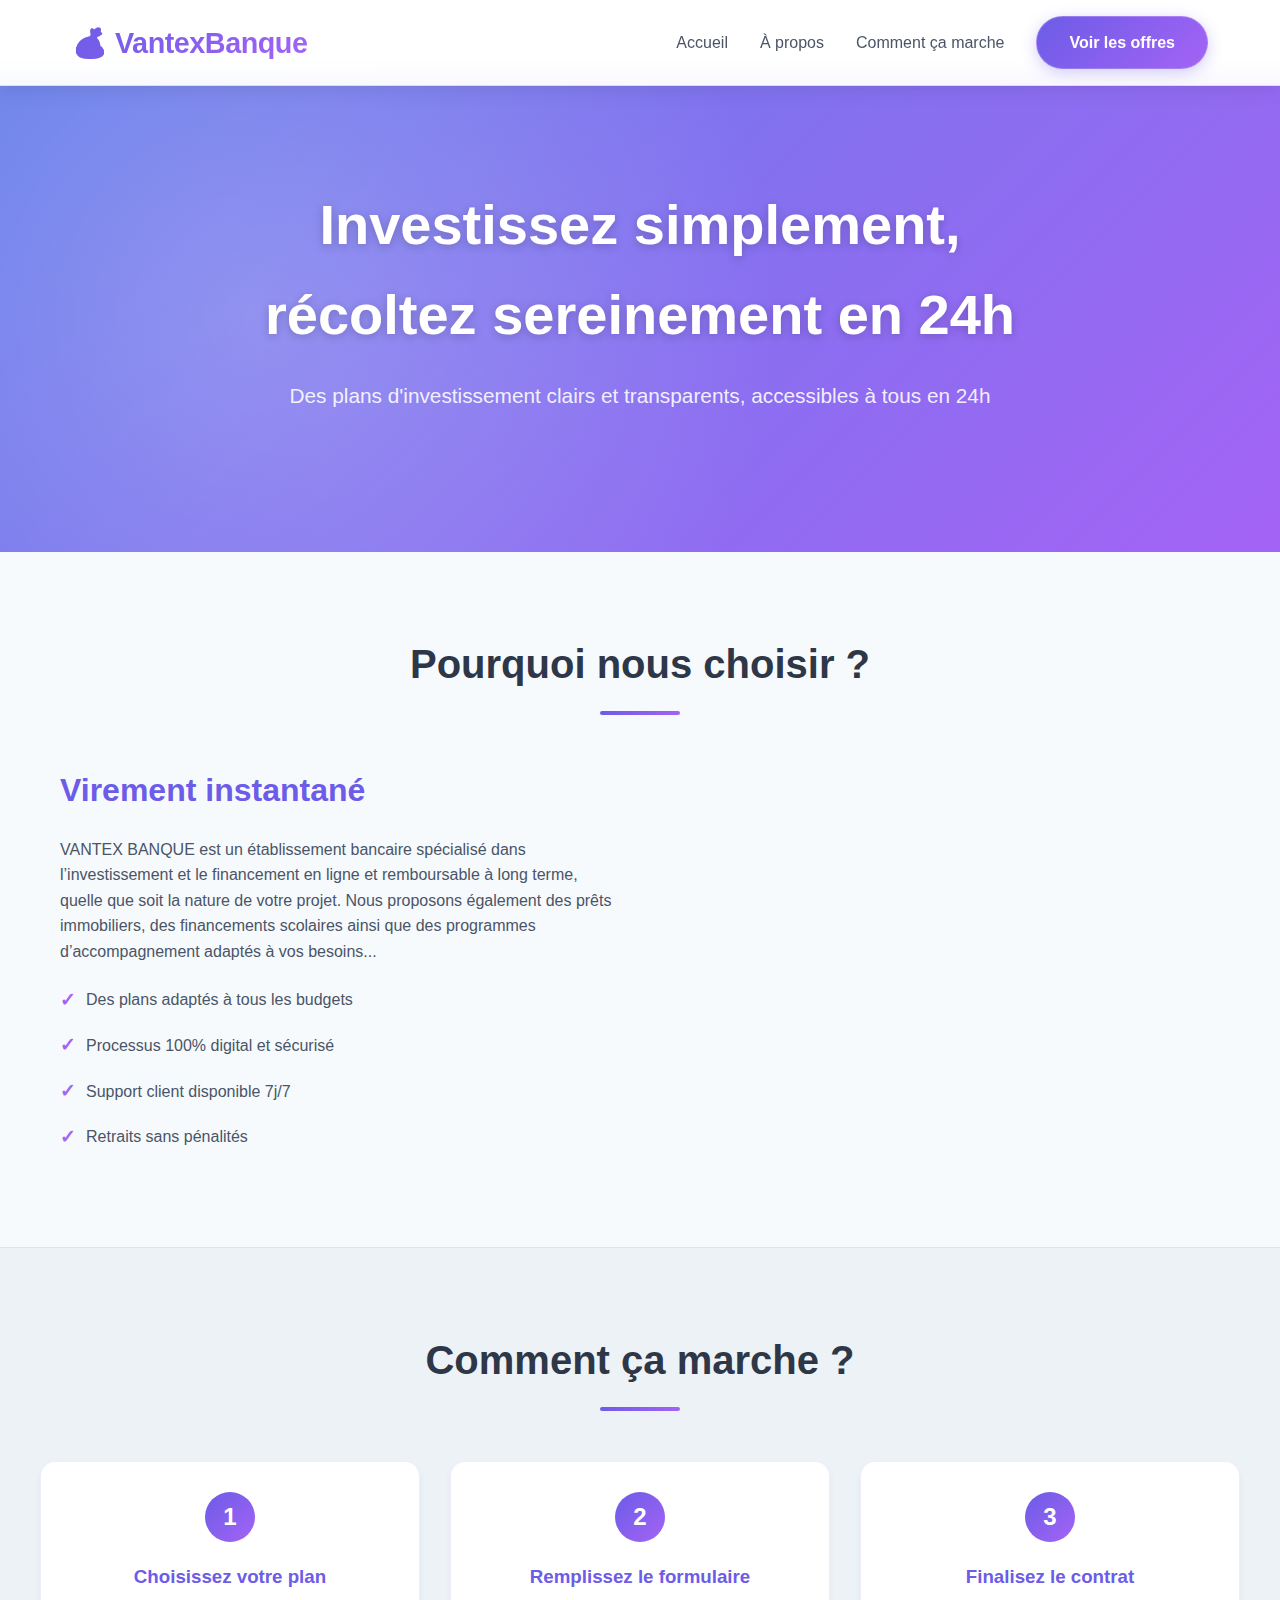
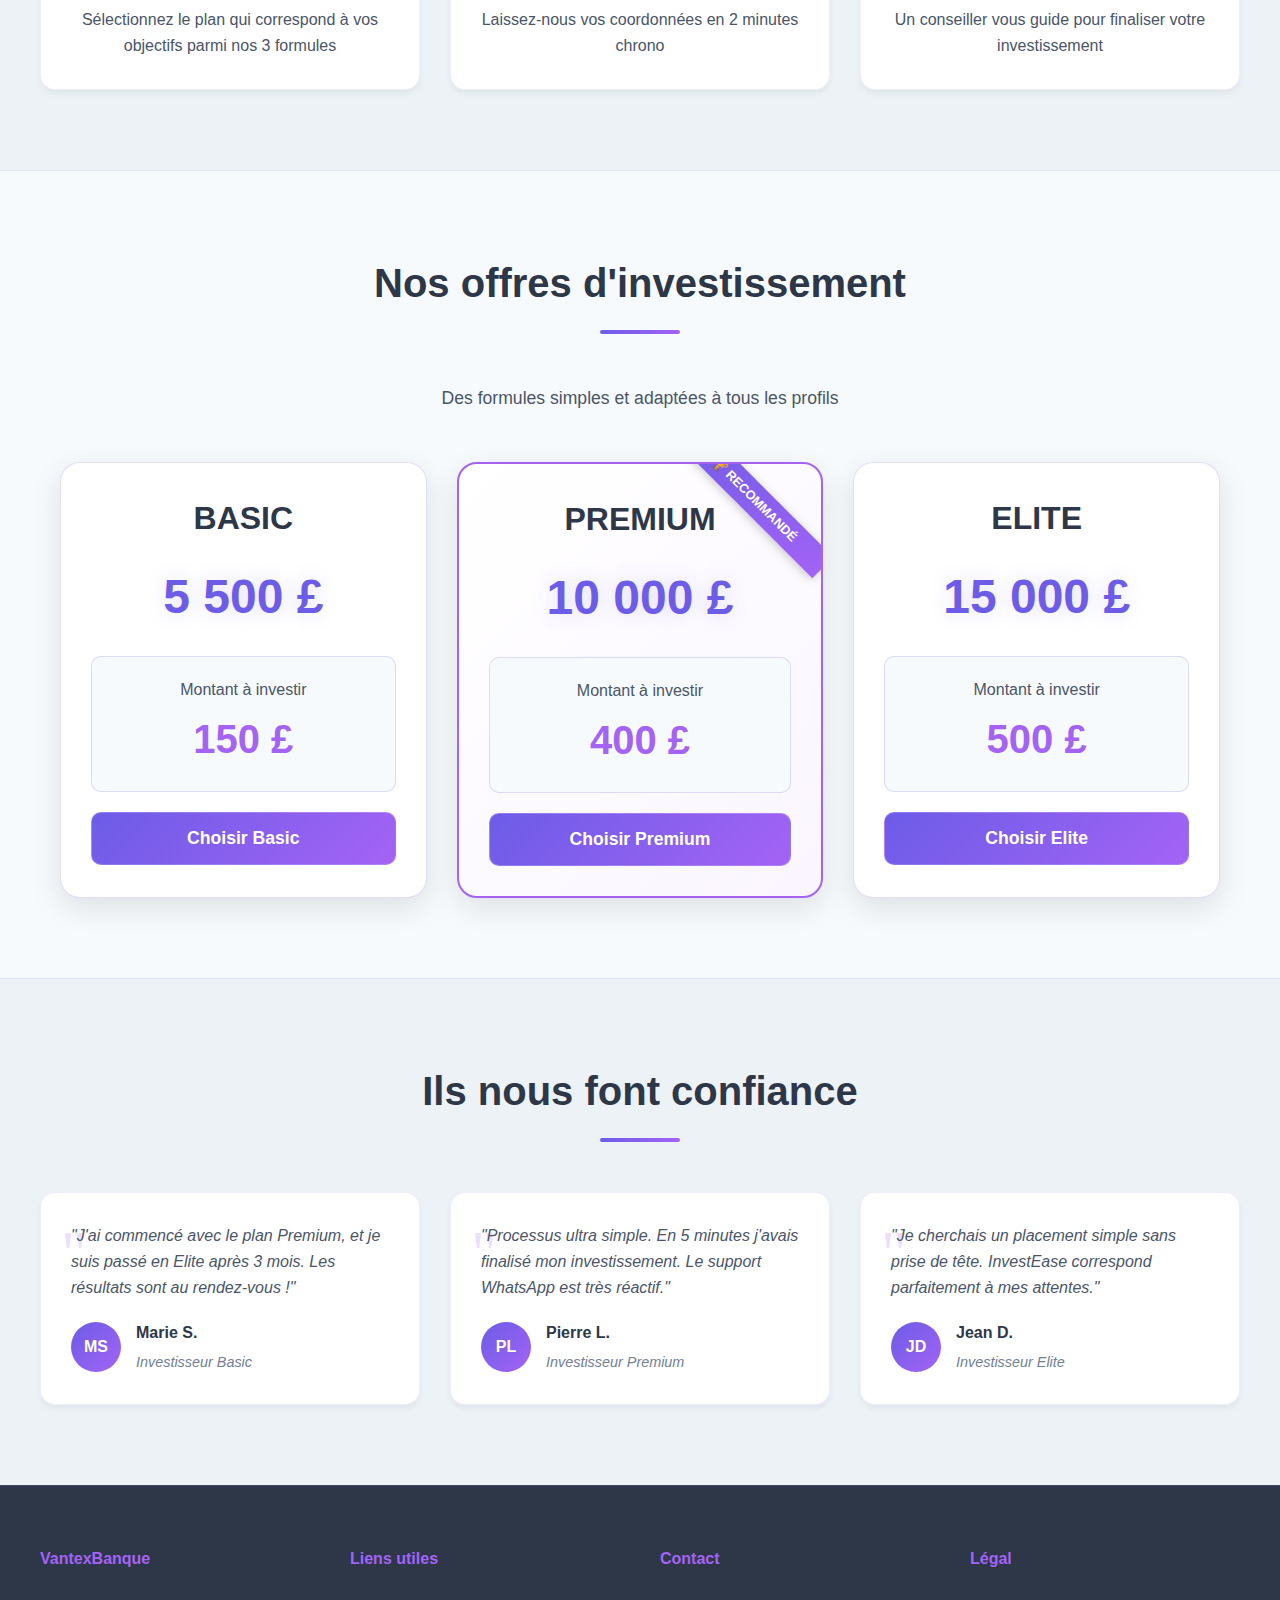
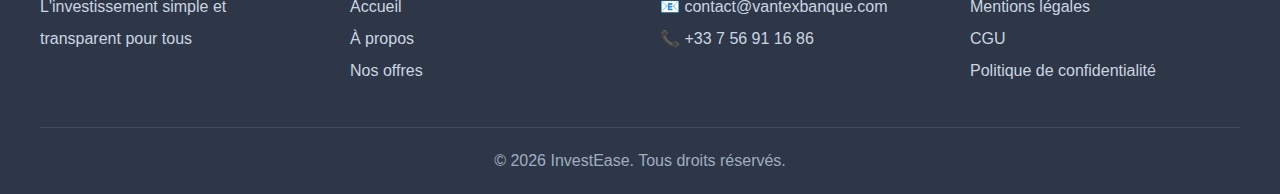
<file: ppppp.html>
<!DOCTYPE html>
<html lang="fr">
<head>
    <meta charset="UTF-8">
    <meta name="viewport" content="width=device-width, initial-scale=1.0, maximum-scale=1.0, user-scalable=yes">
    <title>VantexBanque - Placements Simples et Sûrs</title>
    <style>
        * {
            margin: 0;
            padding: 0;
            box-sizing: border-box;
        }

        body {
            font-family: 'Poppins', 'Segoe UI', sans-serif;
            line-height: 1.6;
            color: #2d3748;
            background: #f7fafc;
        }

        /* Header avec navigation - version semi-transparente */
        header {
            background: rgba(255, 255, 255, 0.9);
            backdrop-filter: blur(10px);
            box-shadow: 0 2px 20px rgba(0, 0, 0, 0.1);
            position: fixed;
            width: 100%;
            top: 0;
            z-index: 1000;
            border-bottom: 1px solid rgba(108, 92, 231, 0.2);
        }

        nav {
            max-width: 1200px;
            margin: 0 auto;
            padding: 1rem 2rem;
            display: flex;
            justify-content: space-between;
            align-items: center;
            position: relative;
        }

        .logo {
            font-size: 1.8rem;
            font-weight: 700;
            background: linear-gradient(135deg, #6c5ce7, #a463f5);
            -webkit-background-clip: text;
            -webkit-text-fill-color: transparent;
            letter-spacing: -0.5px;
            z-index: 1001;
        }

        /* Menu burger pour mobile */
        .burger-menu {
            display: none;
            flex-direction: column;
            cursor: pointer;
            z-index: 1001;
            padding: 10px;
        }

        .burger-menu span {
            width: 25px;
            height: 3px;
            background: linear-gradient(135deg, #6c5ce7, #a463f5);
            margin: 3px 0;
            transition: 0.4s;
            border-radius: 3px;
        }

        /* Animation du burger */
        .burger-menu.active span:nth-child(1) {
            transform: rotate(-45deg) translate(-5px, 6px);
        }

        .burger-menu.active span:nth-child(2) {
            opacity: 0;
        }

        .burger-menu.active span:nth-child(3) {
            transform: rotate(45deg) translate(-5px, -6px);
        }

        .nav-links {
            display: flex;
            gap: 2rem;
            align-items: center;
            transition: 0.3s;
        }

        .nav-links a {
            text-decoration: none;
            color: #4a5568;
            font-weight: 500;
            transition: color 0.3s;
            font-size: 1rem;
        }

        .nav-links a:hover {
            color: #a463f5;
        }

        /* Bouton dans le header vers les offres - STYLISÉ */
        .nav-btn {
            background: linear-gradient(135deg, #6c5ce7, #a463f5);
            color: white !important;
            padding: 0.8rem 2rem;
            border-radius: 50px;
            font-weight: 600 !important;
            box-shadow: 0 4px 15px rgba(108, 92, 231, 0.3);
            transition: all 0.3s !important;
            border: 1px solid rgba(255, 255, 255, 0.2);
            white-space: nowrap; 
            text-decoration: none;
        }

        .nav-btn:hover {
            transform: translateY(-2px);
            box-shadow: 0 8px 25px rgba(108, 92, 231, 0.4);
            background: linear-gradient(135deg, #7c6cf7, #b574ff);
            color: white !important;
        }

        /* Main Content */
        main {
            margin-top: 80px;
        }

        /* Section Accueil / Hero */
        .hero {
            background: linear-gradient(135deg, #667eea 0%, #a463f5 100%);
            padding: 100px 20px;
            color: white;
            text-align: center;
            position: relative;
            overflow: hidden;
        }

        .hero::before {
            content: '';
            position: absolute;
            top: 0;
            left: 0;
            right: 0;
            bottom: 0;
            background: radial-gradient(circle at 20% 50%, rgba(255, 255, 255, 0.2) 0%, transparent 50%);
            pointer-events: none;
        }

        .hero-content {
            max-width: 1200px;
            margin: 0 auto;
            position: relative;
            z-index: 1;
        }

        .hero h1 {
            font-size: 3.5rem;
            margin-bottom: 20px;
            font-weight: 700;
            text-shadow: 0 2px 10px rgba(0, 0, 0, 0.2);
            color: white;
            -webkit-text-fill-color: white;
            background: none;
        }

        .hero p {
            font-size: 1.3rem;
            margin-bottom: 40px;
            color: rgba(255, 255, 255, 0.9);
        }

        .hero-stats {
            display: flex;
            justify-content: center;
            gap: 60px;
            margin-top: 50px;
        }

        .stat-item {
            text-align: center;
        }

        .stat-number {
            font-size: 2.5rem;
            font-weight: 700;
            display: block;
            color: white;
        }

        .stat-label {
            font-size: 1rem;
            color: rgba(255, 255, 255, 0.8);
        }

        /* Section À propos */
        .about {
            max-width: 1200px;
            margin: 80px auto;
            padding: 0 20px;
        }

        .section-title {
            text-align: center;
            font-size: 2.5rem;
            margin-bottom: 50px;
            color: #2d3748;
            position: relative;
        }

        .section-title::after {
            content: '';
            display: block;
            width: 80px;
            height: 4px;
            background: linear-gradient(135deg, #6c5ce7, #a463f5);
            margin: 15px auto 0;
            border-radius: 2px;
        }

        .about-content {
            display: grid;
            grid-template-columns: 1fr 1fr;
            gap: 50px;
            align-items: center;
        }

        .about-text h3 {
            font-size: 2rem;
            margin-bottom: 20px;
            color: #6c5ce7;
        }

        .about-text p {
            margin-bottom: 20px;
            color: #4a5568;
        }

        .features-list {
            list-style: none;
        }

        .features-list li {
            margin-bottom: 15px;
            display: flex;
            align-items: center;
            gap: 10px;
            color: #4a5568;
        }

        .features-list li::before {
            content: '✓';
            color: #a463f5;
            font-weight: bold;
            font-size: 1.2rem;
        }

        .about-image {
            background: linear-gradient(135deg, #f0f5fa, #e6edf5);
            padding: 40px;
            border-radius: 20px;
            text-align: center;
            border: 1px solid rgba(108, 92, 231, 0.2);
        }

        .about-image .placeholder-icon {
            font-size: 8rem;
            line-height: 1;
            filter: drop-shadow(0 10px 20px rgba(108, 92, 231, 0.2));
        }

        /* Section Comment ça marche */
        .how-it-works {
            background: #edf2f7;
            padding: 80px 20px;
            border-top: 1px solid rgba(108, 92, 231, 0.1);
            border-bottom: 1px solid rgba(108, 92, 231, 0.1);
        }

        .how-container {
            max-width: 1200px;
            margin: 0 auto;
        }

        .steps {
            display: grid;
            grid-template-columns: repeat(3, 1fr);
            gap: 30px;
            margin-top: 50px;
        }

        .step {
            text-align: center;
            padding: 30px;
            background: white;
            border-radius: 15px;
            transition: transform 0.3s, box-shadow 0.3s;
            border: 1px solid rgba(108, 92, 231, 0.1);
            box-shadow: 0 4px 6px rgba(0, 0, 0, 0.05);
        }

        .step:hover {
            transform: translateY(-10px);
            box-shadow: 0 20px 30px rgba(108, 92, 231, 0.15);
            border-color: #a463f5;
        }

        .step-number {
            width: 50px;
            height: 50px;
            background: linear-gradient(135deg, #6c5ce7, #a463f5);
            color: white;
            border-radius: 50%;
            display: flex;
            align-items: center;
            justify-content: center;
            font-size: 1.5rem;
            font-weight: bold;
            margin: 0 auto 20px;
        }

        .step h3 {
            margin-bottom: 15px;
            color: #6c5ce7;
        }

        .step p {
            color: #4a5568;
        }

        /* Section Plans d'investissement */
        .plans {
            max-width: 1200px;
            margin: 80px auto;
            padding: 0 20px;
            scroll-margin-top: 100px;
        }

        .plans-subtitle {
            text-align: center;
            color: #4a5568;
            margin-bottom: 50px;
            font-size: 1.1rem;
        }

        .cards-container {
            display: grid;
            grid-template-columns: repeat(auto-fit, minmax(300px, 1fr));
            gap: 30px;
            margin-top: 30px;
        }

        .card {
            background: white;
            border-radius: 20px;
            padding: 30px;
            box-shadow: 0 10px 30px rgba(0, 0, 0, 0.1);
            transition: all 0.3s;
            cursor: pointer;
            border: 1px solid rgba(108, 92, 231, 0.2);
            position: relative;
            overflow: hidden;
        }

        .card:hover {
            transform: translateY(-10px);
            box-shadow: 0 20px 40px rgba(108, 92, 231, 0.2);
            border-color: #a463f5;
        }

        .card.popular {
            border: 2px solid #a463f5;
            background: linear-gradient(135deg, #ffffff, #faf5ff);
        }

        .card.popular::before {
            content: '🏆 RECOMMANDÉ';
            position: absolute;
            top: 20px;
            right: -30px;
            background: linear-gradient(135deg, #6c5ce7, #a463f5);
            color: white;
            padding: 5px 40px;
            font-size: 0.8rem;
            font-weight: bold;
            transform: rotate(45deg);
            box-shadow: 0 2px 10px rgba(0, 0, 0, 0.2);
        }

        .card-header {
            text-align: center;
            margin-bottom: 20px;
        }

        .card-header h3 {
            font-size: 2rem;
            color: #2d3748;
            margin-bottom: 15px;
        }

        .plan-price .amount {
            font-size: 3rem;
            font-weight: 700;
            color: #6c5ce7;
            display: block;
            text-shadow: 0 0 20px rgba(108, 92, 231, 0.2);
        }

        .plan-invest {
            background: #f7fafc;
            padding: 20px;
            border-radius: 10px;
            margin: 20px 0;
            text-align: center;
            border: 1px solid rgba(108, 92, 231, 0.2);
        }

        .plan-invest p {
            color: #4a5568;
            margin-bottom: 5px;
        }

        .invest-amount {
            font-size: 2.5rem;
            font-weight: 700;
            color: #a463f5;
        }

        .plan-details {
            margin: 25px 0;
            padding: 0 15px;
        }

        .plan-details p {
            margin-bottom: 8px;
            color: #4a5568;
            display: flex;
            align-items: center;
            gap: 8px;
        }

        .card-btn {
            background: linear-gradient(135deg, #6c5ce7, #a463f5);
            color: white;
            border: none;
            padding: 15px;
            border-radius: 10px;
            font-size: 1.1rem;
            font-weight: 600;
            cursor: pointer;
            width: 100%;
            transition: all 0.3s;
            border: 1px solid rgba(255, 255, 255, 0.2);
        }

        .card-btn:hover {
            transform: translateY(-2px);
            box-shadow: 0 5px 20px rgba(108, 92, 231, 0.4);
        }

        /* Section Témoignages */
        .testimonials {
            background: #edf2f7;
            padding: 80px 20px;
            border-top: 1px solid rgba(108, 92, 231, 0.1);
        }

        .testimonials-container {
            max-width: 1200px;
            margin: 0 auto;
        }

        .testimonials-grid {
            display: grid;
            grid-template-columns: repeat(3, 1fr);
            gap: 30px;
            margin-top: 50px;
        }

        .testimonial {
            background: white;
            padding: 30px;
            border-radius: 15px;
            position: relative;
            border: 1px solid rgba(108, 92, 231, 0.1);
            box-shadow: 0 4px 6px rgba(0, 0, 0, 0.05);
        }

        .testimonial::before {
            content: '"';
            font-size: 4rem;
            color: #a463f5;
            opacity: 0.2;
            position: absolute;
            top: 10px;
            left: 20px;
            font-family: serif;
        }

        .testimonial p {
            margin-bottom: 20px;
            color: #4a5568;
            font-style: italic;
            position: relative;
            z-index: 1;
        }

        .testimonial-author {
            display: flex;
            align-items: center;
            gap: 15px;
        }

        .author-avatar {
            width: 50px;
            height: 50px;
            background: linear-gradient(135deg, #6c5ce7, #a463f5);
            border-radius: 50%;
            display: flex;
            align-items: center;
            justify-content: center;
            color: white;
            font-weight: bold;
        }

        .author-info h4 {
            color: #2d3748;
            margin-bottom: 5px;
        }

        .author-info p {
            margin: 0;
            font-size: 0.9rem;
            color: #718096;
        }

        /* Modal Formulaire */
        .modal {
            display: none;
            position: fixed;
            top: 0;
            left: 0;
            width: 100%;
            height: 100%;
            background: rgba(0, 0, 0, 0.5);
            backdrop-filter: blur(5px);
            z-index: 2000;
        }

        .modal-content {
            background: white;
            max-width: 500px;
            margin: 50px auto;
            padding: 40px;
            border-radius: 20px;
            position: relative;
            animation: slideDown 0.3s ease-out;
            border: 1px solid rgba(108, 92, 231, 0.2);
            box-shadow: 0 20px 40px rgba(0, 0, 0, 0.2);
        }

        @keyframes slideDown {
            from {
                transform: translateY(-100px);
                opacity: 0;
            }
            to {
                transform: translateY(0);
                opacity: 1;
            }
        }

        .close {
            position: absolute;
            top: 20px;
            right: 25px;
            font-size: 2rem;
            cursor: pointer;
            color: #a0aec0;
            transition: color 0.3s;
        }

        .close:hover {
            color: #a463f5;
        }

        .modal h2 {
            text-align: center;
            margin-bottom: 30px;
            color: #2d3748;
        }

        .form-group {
            margin-bottom: 20px;
        }

        label {
            display: block;
            margin-bottom: 8px;
            font-weight: 500;
            color: #4a5568;
        }

        input, select {
            width: 100%;
            padding: 12px 15px;
            border: 2px solid #e2e8f0;
            border-radius: 10px;
            font-size: 1rem;
            transition: all 0.3s;
            background: white;
            color: #2d3748;
        }

        input:focus, select:focus {
            outline: none;
            border-color: #a463f5;
            box-shadow: 0 0 10px rgba(164, 99, 245, 0.2);
        }

        .submit-btn {
            background: linear-gradient(135deg, #6c5ce7, #a463f5);
            color: white;
            border: none;
            padding: 15px;
            border-radius: 10px;
            font-size: 1.1rem;
            font-weight: 600;
            cursor: pointer;
            width: 100%;
            margin-top: 20px;
            transition: all 0.3s;
        }

        .submit-btn:hover {
            transform: translateY(-2px);
            box-shadow: 0 5px 20px rgba(108, 92, 231, 0.4);
        }

        /* Footer */
        footer {
            background: #2d3748;
            color: #cbd5e0;
            padding: 60px 20px 20px;
            border-top: 1px solid rgba(255, 255, 255, 0.1);
        }

        .footer-content {
            max-width: 1200px;
            margin: 0 auto;
            display: grid;
            grid-template-columns: repeat(4, 1fr);
            gap: 40px;
        }

        .footer-col h4 {
            margin-bottom: 20px;
            color: #a463f5;
        }

        .footer-col p, .footer-col a {
            color: #cbd5e0;
            text-decoration: none;
            line-height: 2;
        }

        .footer-col a:hover {
            color: #a463f5;
        }

        .footer-bottom {
            max-width: 1200px;
            margin: 40px auto 0;
            padding-top: 20px;
            border-top: 1px solid rgba(255, 255, 255, 0.1);
            text-align: center;
            color: #a0aec0;
        }

        /* ===== RESPONSIVE DESIGN AMÉLIORÉ ===== */
        @media screen and (max-width: 768px) {
            /* Afficher le burger menu */
            .burger-menu {
                display: flex;
            }

            /* Cacher les liens par défaut sur mobile */
            .nav-links {
                display: none;
                position: fixed;
                top: 0;
                left: 0;
                width: 100%;
                height: 100vh;
                background: rgba(255, 255, 255, 0.98);
                backdrop-filter: blur(10px);
                flex-direction: column;
                justify-content: center;
                align-items: center;
                gap: 2rem;
                z-index: 1000;
                padding: 20px;
            }

            /* Afficher le menu quand actif */
            .nav-links.active {
                display: flex;
            }

            /* Style des liens en version mobile */
            .nav-links a {
                font-size: 1.5rem;
                color: #2d3748;
                padding: 15px;
                width: 100%;
                text-align: center;
                border-radius: 10px;
            }

            .nav-links a:hover {
                background: rgba(108, 92, 231, 0.1);
            }

            /* Bouton dans le menu mobile - BIEN VISIBLE */
            .nav-links .nav-btn {
                font-size: 1.3rem;
                padding: 15px 40px;
                margin-top: 20px;
                width: auto;
                min-width: 250px;
                background: linear-gradient(135deg, #6c5ce7, #a463f5);
                border: 2px solid rgba(255, 255, 255, 0.2);
                color: white !important;
            }

            /* Ajustements hero */
            .hero h1 {
                font-size: 2.2rem;
            }

            .hero p {
                font-size: 1.1rem;
            }

            .hero-stats {
                flex-direction: column;
                gap: 30px;
            }

            .stat-number {
                font-size: 2rem;
            }

            /* Ajustements about */
            .about-content {
                grid-template-columns: 1fr;
                gap: 30px;
            }

            .about-text h3 {
                font-size: 1.8rem;
            }

            /* Ajustements steps */
            .steps {
                grid-template-columns: 1fr;
                gap: 20px;
            }

            .step {
                padding: 25px;
            }

            /* Ajustements cards */
            .cards-container {
                grid-template-columns: 1fr;
                gap: 20px;
            }

            .card {
                padding: 25px;
            }

            .plan-price .amount {
                font-size: 2.5rem;
            }

            .invest-amount {
                font-size: 2rem;
            }

            /* Ajustements témoignages */
            .testimonials-grid {
                grid-template-columns: 1fr;
                gap: 20px;
            }

            /* Ajustements footer */
            .footer-content {
                grid-template-columns: 1fr 1fr;
                gap: 30px;
            }

            /* Ajustements modal */
            .modal-content {
                margin: 20px;
                padding: 30px 20px;
            }

            .modal h2 {
                font-size: 1.5rem;
            }

            input, select {
                padding: 10px;
            }
        }

        /* Très petits écrans */
        @media screen and (max-width: 480px) {
            nav {
                padding: 0.8rem 1rem;
            }

            .logo {
                font-size: 1.5rem;
            }

            .hero {
                padding: 80px 15px;
            }

            .hero h1 {
                font-size: 1.8rem;
            }

            .section-title {
                font-size: 2rem;
            }

            .footer-content {
                grid-template-columns: 1fr;
                text-align: center;
            }

            .nav-links .nav-btn {
                min-width: 200px;
                font-size: 1.1rem;
                padding: 12px 30px;
            }
        }

        /* Empêcher le scroll quand le menu est ouvert */
        body.menu-open {
            overflow: hidden;
        }
    </style>
</head>
<body>
    <header>
        <nav>
            <div class="logo">💰 VantexBanque</div>

            <!-- Burger Menu pour mobile -->
            <div class="burger-menu" onclick="toggleMenu()">
                <span></span>
                <span></span>
                <span></span>
            </div>

            <div class="nav-links">
                <a href="#accueil" onclick="closeMenu()">Accueil</a>
                <a href="#about" onclick="closeMenu()">À propos</a>
                <a href="#comment" onclick="closeMenu()">Comment ça marche</a>
                <a href="#plans" class="nav-btn" onclick="scrollToPlans(); closeMenu();">Voir les offres</a>
            </div>
        </nav>
    </header>

    <main>
        <!-- Section Accueil -->
        <section id="accueil" class="hero">
            <div class="hero-content">
                <h1>Investissez simplement,<br>récoltez sereinement en 24h</h1>
                <p>Des plans d'investissement clairs et transparents, accessibles à tous en 24h</p>
            </div>
        </section>

        <!-- Section À propos -->
        <section id="about" class="about">
            <h2 class="section-title">Pourquoi nous choisir ?</h2>
            <div class="about-content">
                <div class="about-text">
                    <h3>Virement instantané</h3>
                    <p>VANTEX BANQUE est un établissement bancaire spécialisé dans l’investissement et le financement en ligne et remboursable à long terme, quelle que soit la nature de votre projet. Nous proposons également des prêts immobiliers, des financements scolaires ainsi que des programmes d’accompagnement adaptés à vos besoins...</p>
                    <ul class="features-list">
                        <li>Des plans adaptés à tous les budgets</li>
                        <li>Processus 100% digital et sécurisé</li>
                        <li>Support client disponible 7j/7</li>
                        <li>Retraits sans pénalités</li>
                    </ul>
                </div>
            </div>
        </section>

        <!-- Section Comment ça marche -->
        <section id="comment" class="how-it-works">
            <div class="how-container">
                <h2 class="section-title">Comment ça marche ?</h2>
                <div class="steps">
                    <div class="step">
                        <div class="step-number">1</div>
                        <h3>Choisissez votre plan</h3>
                        <p>Sélectionnez le plan qui correspond à vos objectifs parmi nos 3 formules</p>
                    </div>
                    <div class="step">
                        <div class="step-number">2</div>
                        <h3>Remplissez le formulaire</h3>
                        <p>Laissez-nous vos coordonnées en 2 minutes chrono</p>
                    </div>
                    <div class="step">
                        <div class="step-number">3</div>
                        <h3>Finalisez le contrat</h3>
                        <p>Un conseiller vous guide pour finaliser votre investissement</p>
                    </div>
                </div>
            </div>
        </section>

        <!-- Section Plans d'investissement (OFFRES) -->
        <section id="plans" class="plans">
            <h2 class="section-title">Nos offres d'investissement</h2>
            <p class="plans-subtitle">Des formules simples et adaptées à tous les profils</p>

            <div class="cards-container">
                <!-- Plan Basic -->
                <div class="card" onclick="openForm('Plan Basic')">
                    <div class="card-header">
                        <h3>BASIC</h3>
                        <div class="plan-price">
                            <span class="amount">5 500 £</span>
                        </div>
                    </div>

                    <div class="plan-invest">
                        <p>Montant à investir</p>
                        <div class="invest-amount">150 £</div>
                    </div>

                    <button class="card-btn">Choisir Basic</button>
                </div>

                <!-- Plan Premium -->
                <div class="card popular" onclick="openForm('Plan Premium')">
                    <div class="card-header">
                        <h3>PREMIUM</h3>
                        <div class="plan-price">
                            <span class="amount">10 000 £</span>
                        </div>
                    </div>

                    <div class="plan-invest">
                        <p>Montant à investir</p>
                        <div class="invest-amount">400 £</div>
                    </div>

                    <button class="card-btn">Choisir Premium</button>
                </div>

                <!-- Plan Elite -->
                <div class="card" onclick="openForm('Plan Elite')">
                    <div class="card-header">
                        <h3>ELITE</h3>
                        <div class="plan-price">
                            <span class="amount">15 000 £</span>
                        </div>
                    </div>

                    <div class="plan-invest">
                        <p>Montant à investir</p>
                        <div class="invest-amount">500 £</div>
                    </div>

                    <button class="card-btn">Choisir Elite</button>
                </div>
            </div>
        </section>

        <!-- Section Témoignages -->
        <section class="testimonials">
            <div class="testimonials-container">
                <h2 class="section-title">Ils nous font confiance</h2>
                <div class="testimonials-grid">
                    <div class="testimonial">
                        <p>"J'ai commencé avec le plan Premium, et je suis passé en Elite après 3 mois. Les résultats sont au rendez-vous !"</p>
                        <div class="testimonial-author">
                            <div class="author-avatar">MS</div>
                            <div class="author-info">
                                <h4>Marie S.</h4>
                                <p>Investisseur Basic</p>
                            </div>
                        </div>
                    </div>

                    <div class="testimonial">
                        <p>"Processus ultra simple. En 5 minutes j'avais finalisé mon investissement. Le support WhatsApp est très réactif."</p>
                        <div class="testimonial-author">
                            <div class="author-avatar">PL</div>
                            <div class="author-info">
                                <h4>Pierre L.</h4>
                                <p>Investisseur Premium</p>
                            </div>
                        </div>
                    </div>

                    <div class="testimonial">
                        <p>"Je cherchais un placement simple sans prise de tête. InvestEase correspond parfaitement à mes attentes."</p>
                        <div class="testimonial-author">
                            <div class="author-avatar">JD</div>
                            <div class="author-info">
                                <h4>Jean D.</h4>
                                <p>Investisseur Elite</p>
                            </div>
                        </div>
                    </div>
                </div>
            </div>
        </section>
    </main>

    <!-- Footer -->
    <footer>
        <div class="footer-content">
            <div class="footer-col">
                <h4>VantexBanque</h4>
                <p>L'investissement simple et transparent pour tous</p>
            </div>
            <div class="footer-col">
                <h4>Liens utiles</h4>
                <p><a href="#accueil">Accueil</a></p>
                <p><a href="#about">À propos</a></p>
                <p><a href="#plans">Nos offres</a></p>
            </div>
            <div class="footer-col">
                <h4>Contact</h4>
                <p>📧 contact@vantexbanque.com</p>
                <p>📞 +33 7 56 91 16 86</p>
            </div>
            <div class="footer-col">
                <h4>Légal</h4>
                <p>Mentions légales</p>
                <p>CGU</p>
                <p>Politique de confidentialité</p>
            </div>
        </div>
        <div class="footer-bottom">
            <p>&copy; 2026 InvestEase. Tous droits réservés.</p>
        </div>
    </footer>

    <!-- Modal Formulaire -->
    <div id="formModal" class="modal">
        <div class="modal-content">
            <span class="close" onclick="closeForm()">&times;</span>
            <h2>Rejoindre le plan</h2>
            <form id="investmentForm" onsubmit="submitForm(event)">
                <div class="form-group">
                    <label for="nom">Nom</label>
                    <input type="text" id="nom" required placeholder="Votre nom">
                </div>

                <div class="form-group">
                    <label for="prenom">Prénom</label>
                    <input type="text" id="prenom" required placeholder="Votre prénom">
                </div>

                <div class="form-group">
                    <label for="email">Email</label>
                    <input type="email" id="email" required placeholder="votre@email.com">
                </div>

                <div class="form-group">
                    <label for="plan">Plan d'investissement</label>
                    <select id="plan" required>
                        <option value="">Sélectionnez un plan</option>
                        <option value="Basic - 5 500£">Basic - 150 £ d'investissement</option>
                        <option value="Premium - 10 000£">Premium - 400 £ d'investissement</option>
                        <option value="Elite - 15 000£">Elite - 500 £ d'investissement</option>
                    </select>
                </div>

                <div class="form-group">
                    <label for="paiement">Moyen de paiement</label>
                    <select id="paiement" required>
                        <option value="">Sélectionnez</option>
                        <option value="Carte bancaire">💳 Carte bancaire</option>
                        <option value="Virement">🏦 Virement bancaire</option>
                        <option value="PayPal">📱 PayPal</option>
                        <option value="Crypto">₿ Crypto-monnaie</option>
                    </select>
                </div>

                <button type="submit" class="submit-btn">SOUMETTRE</button>
            </form>
        </div>
    </div>

    <script>
        let selectedPlan = '';

        // Fonction pour basculer le menu mobile
        function toggleMenu() {
            const burger = document.querySelector('.burger-menu');
            const navLinks = document.querySelector('.nav-links');
            const body = document.body;

            burger.classList.toggle('active');
            navLinks.classList.toggle('active');
            body.classList.toggle('menu-open');
        }

        // Fonction pour fermer le menu mobile
        function closeMenu() {
            const burger = document.querySelector('.burger-menu');
            const navLinks = document.querySelector('.nav-links');
            const body = document.body;

            burger.classList.remove('active');
            navLinks.classList.remove('active');
            body.classList.remove('menu-open');
        }

        function scrollToPlans() {
            document.getElementById('plans').scrollIntoView({ behavior: 'smooth' });
            closeMenu(); // Fermer le menu mobile après le clic
        }

        function openForm(planName) {
            selectedPlan = planName;
            const planSelect = document.getElementById('plan');

            if (planName === 'Plan Basic') planSelect.value = 'Basic - 5 000£';
            else if (planName === 'Plan Premium') planSelect.value = 'Premium - 15 000£';
            else if (planName === 'Plan Elite') planSelect.value = 'Elite - 50 000£';

            document.getElementById('formModal').style.display = 'block';
            document.body.style.overflow = 'hidden';
            closeMenu(); // Fermer le menu mobile si ouvert
        }

        function closeForm() {
            document.getElementById('formModal').style.display = 'none';
            document.getElementById('investmentForm').reset();
            document.body.style.overflow = 'auto';
        }

        window.onclick = function(event) {
            const modal = document.getElementById('formModal');
            if (event.target == modal) {
                closeForm();
            }
        }

        document.addEventListener('keydown', function(event) {
            if (event.key === 'Escape') {
                closeForm();
            }
        });

        // Fermer le menu mobile si on clique sur un lien
        document.querySelectorAll('.nav-links a').forEach(link => {
            link.addEventListener('click', closeMenu);
        });

        function submitForm(event) {
            event.preventDefault();

            const nom = document.getElementById('nom').value;
            const prenom = document.getElementById('prenom').value;
            const email = document.getElementById('email').value;
            const plan = document.getElementById('plan').value;
            const paiement = document.getElementById('paiement').value;

            let montant = '150£';
            if (plan.includes('Premium') || plan.includes('10 000')) montant = '400 £';
            else if (plan.includes('Elite') || plan.includes('15 000')) montant = '500 £';

            const message = `*🔔 NOUVELLE DEMANDE D'INVESTISSEMENT - Vantex Banque*%0A%0A` +
                          `*👤 INFORMATIONS PERSONNELLES*%0A` +
                          `Nom complet : ${prenom} ${nom}%0A` +
                          `📧 Email : ${email}%0A` +
                          `*💰 DÉTAILS DE L'INVESTISSEMENT*%0A` +
                          `Plan choisi : ${plan}%0A` +
                          `Montant à investir : ${montant}%0A` +
                          `💳 Moyen de paiement : ${paiement}%0A%0A` +
                          `*📅 DATE DE LA DEMANDE*%0A` +
                          `${new Date().toLocaleString('fr-FR')}%0A%0A` +
                          `_🔔 Nouvel investisseur potentiel - À contacter dans les plus brefs délais_`;

            const whatsappNumber = "33756911686";
            const whatsappUrl = `https://wa.me/${whatsappNumber}?text=${message}`;

            window.open(whatsappUrl, '_blank');
            closeForm();

            alert('✅ Votre demande a été prise en compte ! Vous allez être redirigé vers WhatsApp pour finaliser votre investissement avec un conseiller.');
        }
    </script>
</body>
</html>
</file>
